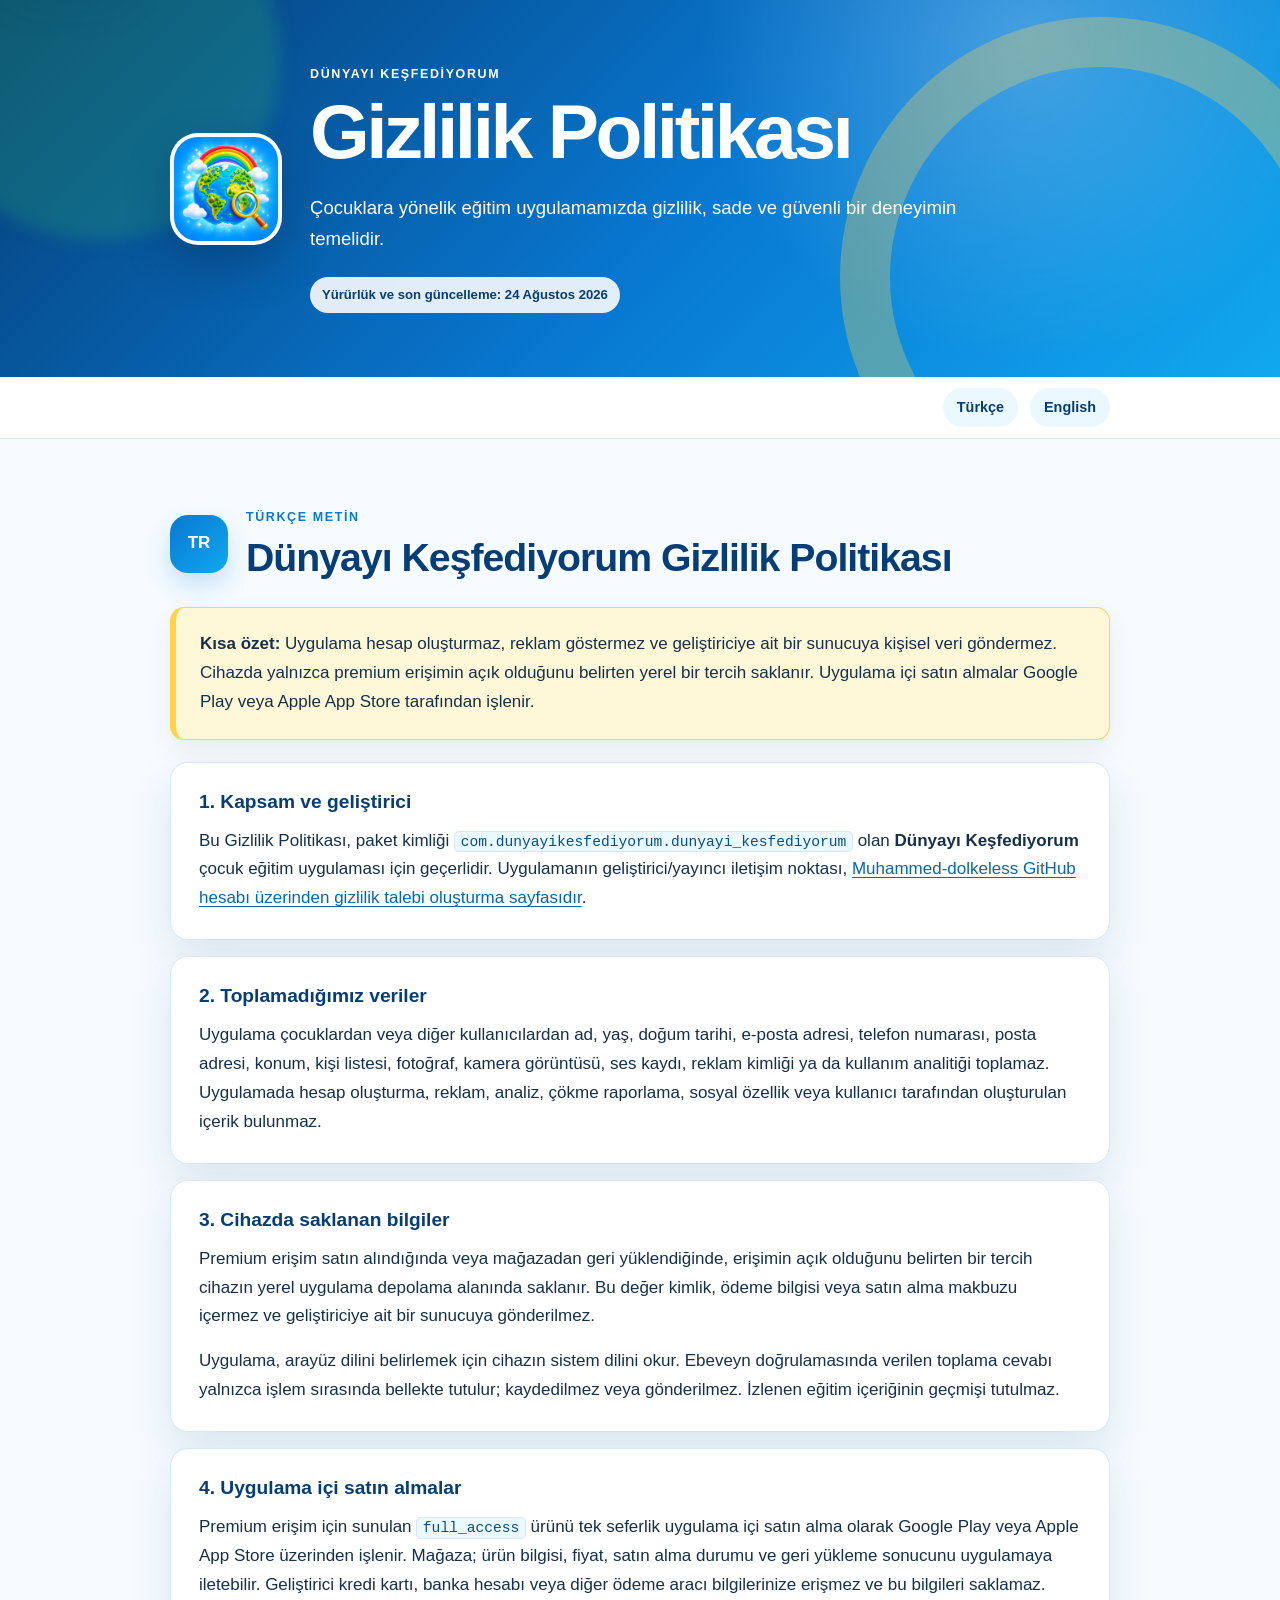
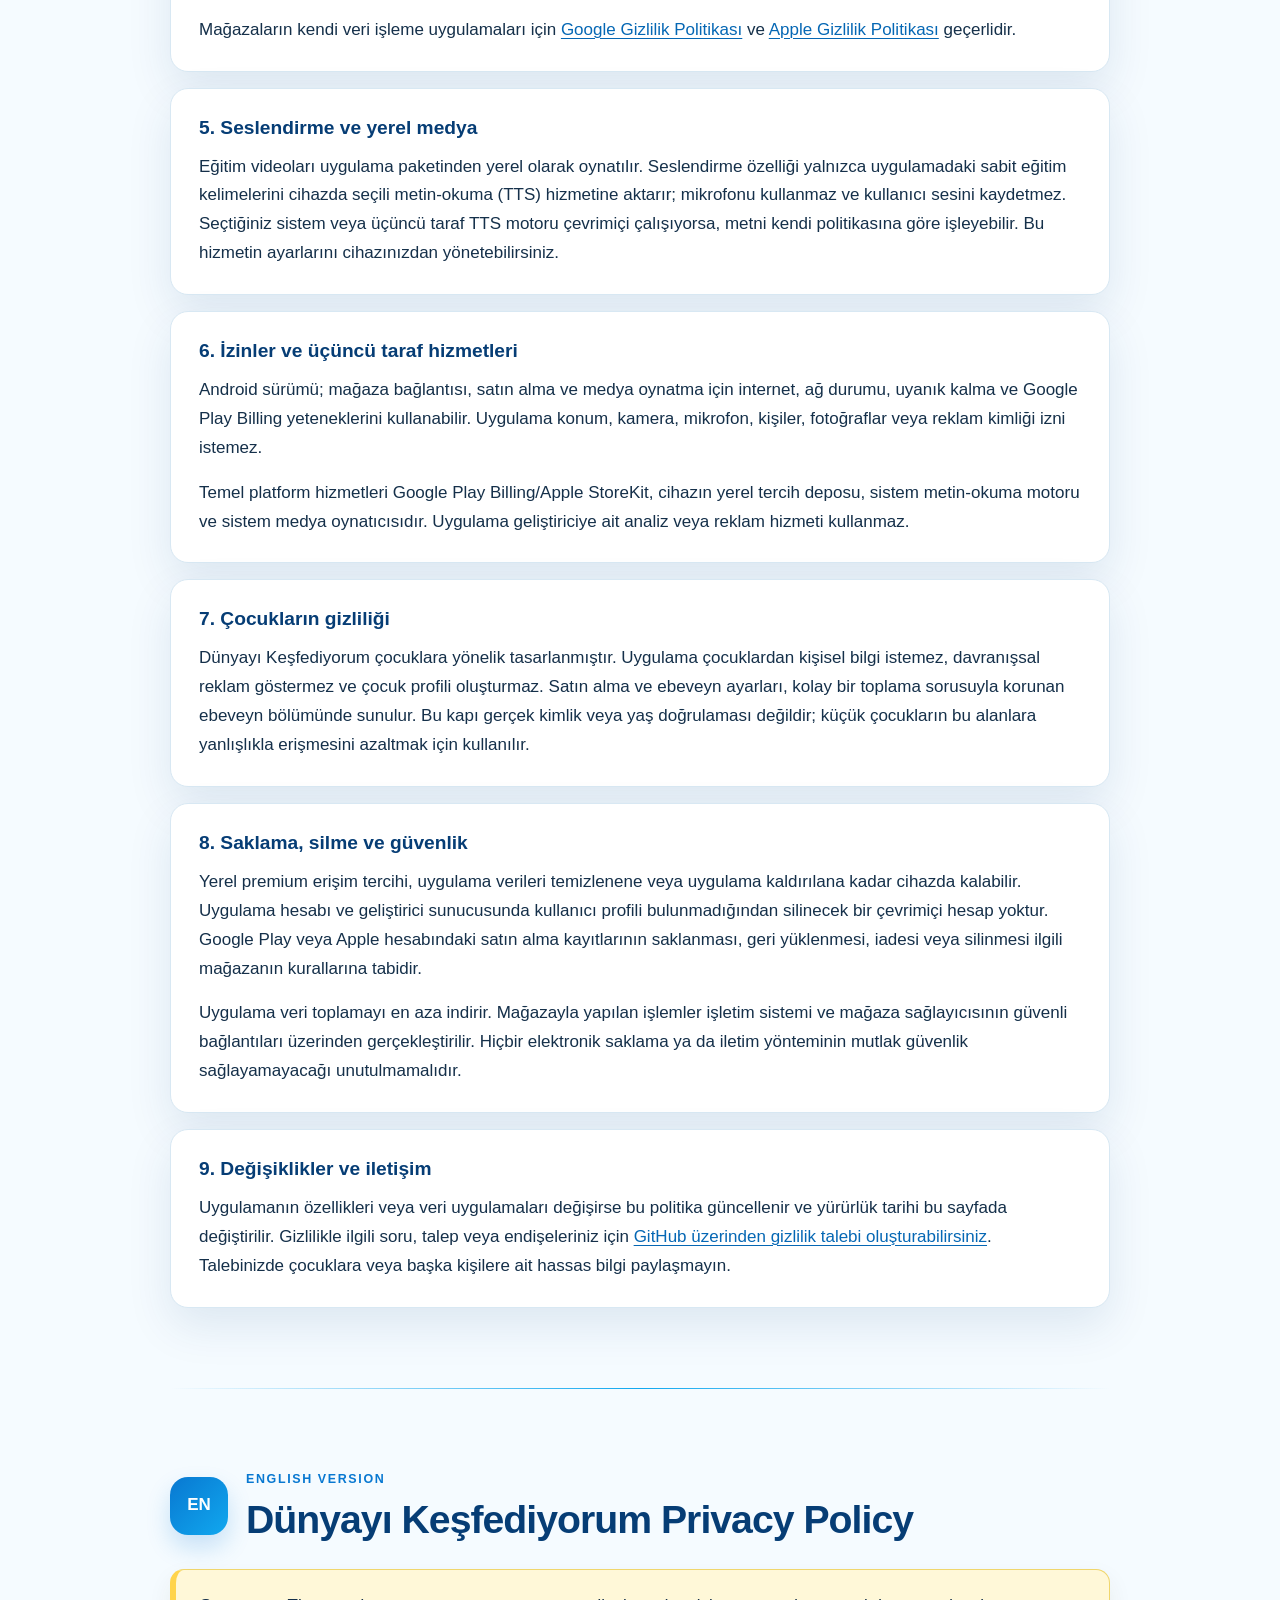
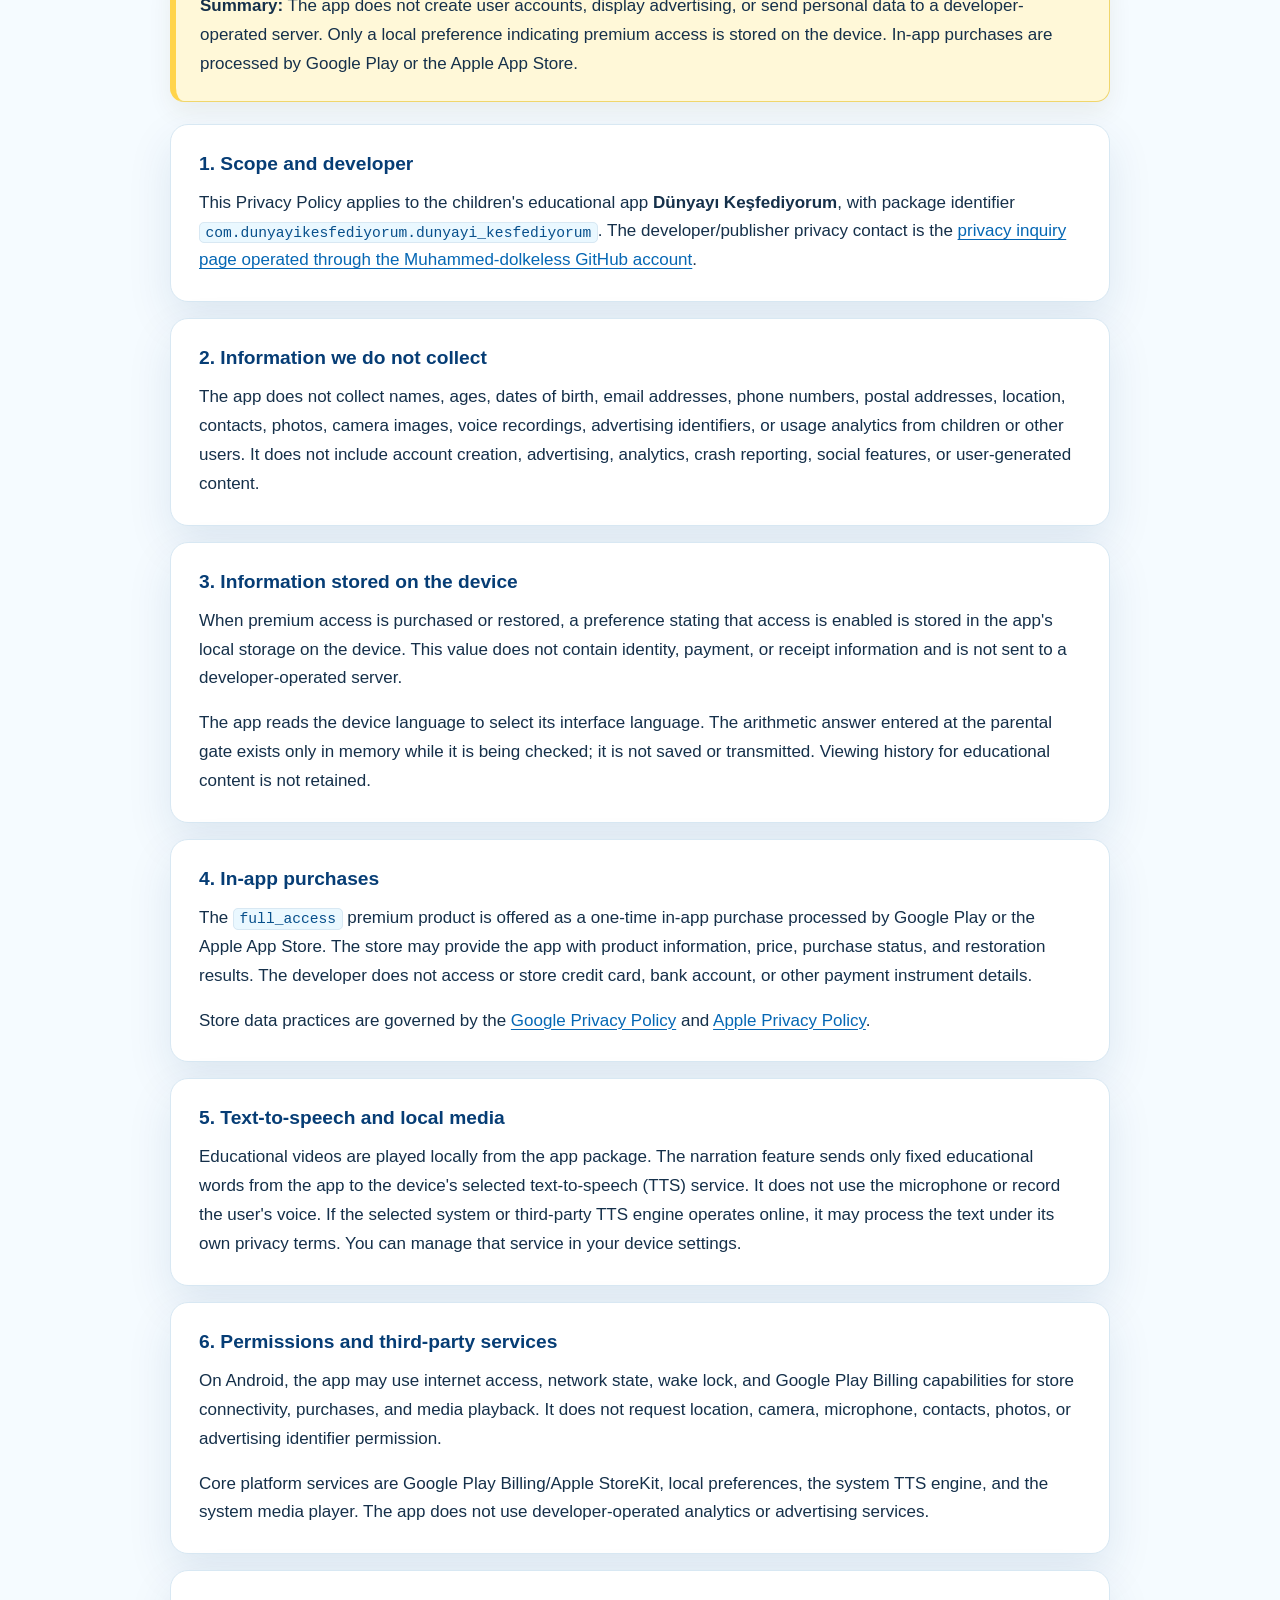
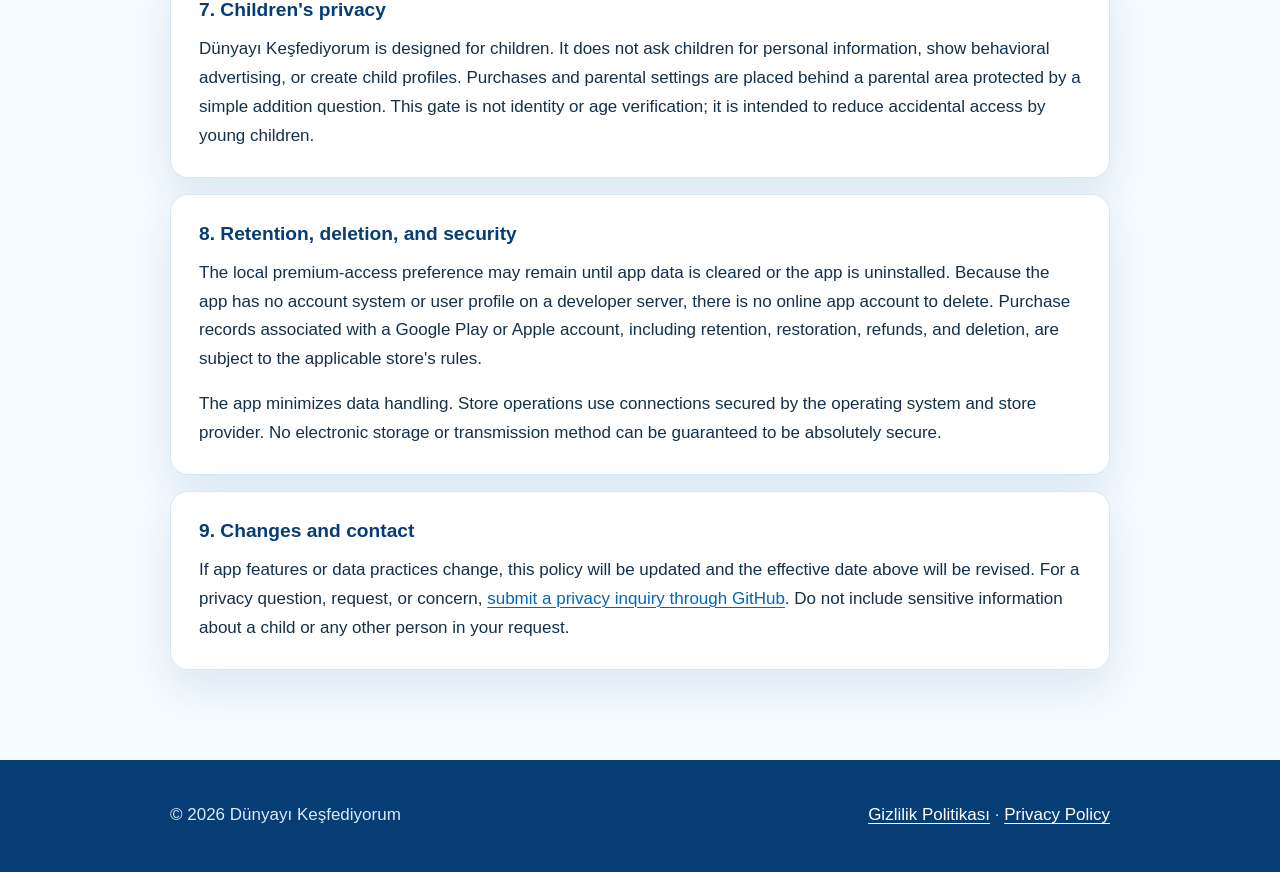
<file: index.html>
<!doctype html>
<html lang="tr">
  <head>
    <meta charset="utf-8">
    <meta name="viewport" content="width=device-width, initial-scale=1">
    <meta name="color-scheme" content="light">
    <meta name="theme-color" content="#0878d1">
    <meta
      name="description"
      content="Dünyayı Keşfediyorum uygulamasının Gizlilik Politikası ve Privacy Policy metni."
    >
    <meta name="robots" content="index,follow">
    <link
      rel="canonical"
      href="https://muhammed-dolkeless.github.io/Dunyayikesfediyorumgizliliksozlesmesi/"
    >
    <link rel="icon" href="app-icon.png" type="image/png">
    <link rel="stylesheet" href="styles.css">
    <title>Gizlilik Politikası | Dünyayı Keşfediyorum</title>
  </head>
  <body>
    <a class="skip-link" href="#politika">İçeriğe geç</a>

    <header class="hero">
      <div class="hero__glow" aria-hidden="true"></div>
      <div class="container hero__content">
        <img
          class="app-icon"
          src="app-icon.png"
          width="112"
          height="112"
          alt="Dünyayı Keşfediyorum uygulama ikonu"
        >
        <div>
          <p class="eyebrow">Dünyayı Keşfediyorum</p>
          <h1>Gizlilik Politikası</h1>
          <p class="hero__summary">
            Çocuklara yönelik eğitim uygulamamızda gizlilik, sade ve güvenli
            bir deneyimin temelidir.
          </p>
          <p class="updated">Yürürlük ve son güncelleme: 24 Ağustos 2026</p>
        </div>
      </div>
    </header>

    <nav class="language-nav" aria-label="Dil seçimi">
      <div class="container language-nav__inner">
        <a class="language-link" href="#politika">Türkçe</a>
        <a class="language-link" href="#privacy-policy" lang="en">English</a>
      </div>
    </nav>

    <main class="container content">
      <section id="politika" class="policy" aria-labelledby="tr-title">
        <div class="section-heading">
          <span class="section-number" aria-hidden="true">TR</span>
          <div>
            <p class="eyebrow">Türkçe metin</p>
            <h2 id="tr-title">Dünyayı Keşfediyorum Gizlilik Politikası</h2>
          </div>
        </div>

        <div class="notice">
          <strong>Kısa özet:</strong> Uygulama hesap oluşturmaz, reklam
          göstermez ve geliştiriciye ait bir sunucuya kişisel veri göndermez.
          Cihazda yalnızca premium erişimin açık olduğunu belirten yerel bir
          tercih saklanır. Uygulama içi satın almalar Google Play veya Apple
          App Store tarafından işlenir.
        </div>

        <article class="card">
          <h3>1. Kapsam ve geliştirici</h3>
          <p>
            Bu Gizlilik Politikası, paket kimliği
            <code>com.dunyayikesfediyorum.dunyayi_kesfediyorum</code> olan
            <strong>Dünyayı Keşfediyorum</strong> çocuk eğitim uygulaması için
            geçerlidir. Uygulamanın geliştirici/yayıncı iletişim noktası,
            <a
              href="https://github.com/Muhammed-dolkeless/Dunyayikesfediyorumgizliliksozlesmesi/issues/new"
            >Muhammed-dolkeless GitHub hesabı üzerinden gizlilik talebi
            oluşturma sayfasıdır</a>.
          </p>
        </article>

        <article class="card">
          <h3>2. Toplamadığımız veriler</h3>
          <p>
            Uygulama çocuklardan veya diğer kullanıcılardan ad, yaş, doğum
            tarihi, e-posta adresi, telefon numarası, posta adresi, konum,
            kişi listesi, fotoğraf, kamera görüntüsü, ses kaydı, reklam kimliği
            ya da kullanım analitiği toplamaz. Uygulamada hesap oluşturma,
            reklam, analiz, çökme raporlama, sosyal özellik veya kullanıcı
            tarafından oluşturulan içerik bulunmaz.
          </p>
        </article>

        <article class="card">
          <h3>3. Cihazda saklanan bilgiler</h3>
          <p>
            Premium erişim satın alındığında veya mağazadan geri yüklendiğinde,
            erişimin açık olduğunu belirten bir tercih cihazın yerel uygulama
            depolama alanında saklanır. Bu değer kimlik, ödeme bilgisi veya
            satın alma makbuzu içermez ve geliştiriciye ait bir sunucuya
            gönderilmez.
          </p>
          <p>
            Uygulama, arayüz dilini belirlemek için cihazın sistem dilini okur.
            Ebeveyn doğrulamasında verilen toplama cevabı yalnızca işlem
            sırasında bellekte tutulur; kaydedilmez veya gönderilmez. İzlenen
            eğitim içeriğinin geçmişi tutulmaz.
          </p>
        </article>

        <article class="card">
          <h3>4. Uygulama içi satın almalar</h3>
          <p>
            Premium erişim için sunulan <code>full_access</code> ürünü tek
            seferlik uygulama içi satın alma olarak Google Play veya Apple App
            Store üzerinden işlenir. Mağaza; ürün bilgisi, fiyat, satın alma
            durumu ve geri yükleme sonucunu uygulamaya iletebilir. Geliştirici
            kredi kartı, banka hesabı veya diğer ödeme aracı bilgilerinize
            erişmez ve bu bilgileri saklamaz.
          </p>
          <p>
            Mağazaların kendi veri işleme uygulamaları için
            <a href="https://policies.google.com/privacy">Google Gizlilik
            Politikası</a> ve
            <a href="https://www.apple.com/legal/privacy/">Apple Gizlilik
            Politikası</a> geçerlidir.
          </p>
        </article>

        <article class="card">
          <h3>5. Seslendirme ve yerel medya</h3>
          <p>
            Eğitim videoları uygulama paketinden yerel olarak oynatılır.
            Seslendirme özelliği yalnızca uygulamadaki sabit eğitim
            kelimelerini cihazda seçili metin-okuma (TTS) hizmetine aktarır;
            mikrofonu kullanmaz ve kullanıcı sesini kaydetmez. Seçtiğiniz sistem
            veya üçüncü taraf TTS motoru çevrimiçi çalışıyorsa, metni kendi
            politikasına göre işleyebilir. Bu hizmetin ayarlarını cihazınızdan
            yönetebilirsiniz.
          </p>
        </article>

        <article class="card">
          <h3>6. İzinler ve üçüncü taraf hizmetleri</h3>
          <p>
            Android sürümü; mağaza bağlantısı, satın alma ve medya oynatma için
            internet, ağ durumu, uyanık kalma ve Google Play Billing
            yeteneklerini kullanabilir. Uygulama konum, kamera, mikrofon,
            kişiler, fotoğraflar veya reklam kimliği izni istemez.
          </p>
          <p>
            Temel platform hizmetleri Google Play Billing/Apple StoreKit,
            cihazın yerel tercih deposu, sistem metin-okuma motoru ve sistem
            medya oynatıcısıdır. Uygulama geliştiriciye ait analiz veya reklam
            hizmeti kullanmaz.
          </p>
        </article>

        <article class="card">
          <h3>7. Çocukların gizliliği</h3>
          <p>
            Dünyayı Keşfediyorum çocuklara yönelik tasarlanmıştır. Uygulama
            çocuklardan kişisel bilgi istemez, davranışsal reklam göstermez ve
            çocuk profili oluşturmaz. Satın alma ve ebeveyn ayarları, kolay bir
            toplama sorusuyla korunan ebeveyn bölümünde sunulur. Bu kapı gerçek
            kimlik veya yaş doğrulaması değildir; küçük çocukların bu alanlara
            yanlışlıkla erişmesini azaltmak için kullanılır.
          </p>
        </article>

        <article class="card">
          <h3>8. Saklama, silme ve güvenlik</h3>
          <p>
            Yerel premium erişim tercihi, uygulama verileri temizlenene veya
            uygulama kaldırılana kadar cihazda kalabilir. Uygulama hesabı ve
            geliştirici sunucusunda kullanıcı profili bulunmadığından silinecek
            bir çevrimiçi hesap yoktur. Google Play veya Apple hesabındaki satın
            alma kayıtlarının saklanması, geri yüklenmesi, iadesi veya silinmesi
            ilgili mağazanın kurallarına tabidir.
          </p>
          <p>
            Uygulama veri toplamayı en aza indirir. Mağazayla yapılan işlemler
            işletim sistemi ve mağaza sağlayıcısının güvenli bağlantıları
            üzerinden gerçekleştirilir. Hiçbir elektronik saklama ya da iletim
            yönteminin mutlak güvenlik sağlayamayacağı unutulmamalıdır.
          </p>
        </article>

        <article class="card">
          <h3>9. Değişiklikler ve iletişim</h3>
          <p>
            Uygulamanın özellikleri veya veri uygulamaları değişirse bu politika
            güncellenir ve yürürlük tarihi bu sayfada değiştirilir. Gizlilikle
            ilgili soru, talep veya endişeleriniz için
            <a
              href="https://github.com/Muhammed-dolkeless/Dunyayikesfediyorumgizliliksozlesmesi/issues/new"
            >GitHub üzerinden gizlilik talebi oluşturabilirsiniz</a>.
            Talebinizde çocuklara veya başka kişilere ait hassas bilgi
            paylaşmayın.
          </p>
        </article>
      </section>

      <div class="divider" role="presentation"></div>

      <section id="privacy-policy" class="policy" lang="en" aria-labelledby="en-title">
        <div class="section-heading">
          <span class="section-number" aria-hidden="true">EN</span>
          <div>
            <p class="eyebrow">English version</p>
            <h2 id="en-title">Dünyayı Keşfediyorum Privacy Policy</h2>
          </div>
        </div>

        <div class="notice">
          <strong>Summary:</strong> The app does not create user accounts,
          display advertising, or send personal data to a developer-operated
          server. Only a local preference indicating premium access is stored
          on the device. In-app purchases are processed by Google Play or the
          Apple App Store.
        </div>

        <article class="card">
          <h3>1. Scope and developer</h3>
          <p>
            This Privacy Policy applies to the children's educational app
            <strong>Dünyayı Keşfediyorum</strong>, with package identifier
            <code>com.dunyayikesfediyorum.dunyayi_kesfediyorum</code>. The
            developer/publisher privacy contact is the
            <a
              href="https://github.com/Muhammed-dolkeless/Dunyayikesfediyorumgizliliksozlesmesi/issues/new"
            >privacy inquiry page operated through the Muhammed-dolkeless
            GitHub account</a>.
          </p>
        </article>

        <article class="card">
          <h3>2. Information we do not collect</h3>
          <p>
            The app does not collect names, ages, dates of birth, email
            addresses, phone numbers, postal addresses, location, contacts,
            photos, camera images, voice recordings, advertising identifiers,
            or usage analytics from children or other users. It does not
            include account creation, advertising, analytics, crash reporting,
            social features, or user-generated content.
          </p>
        </article>

        <article class="card">
          <h3>3. Information stored on the device</h3>
          <p>
            When premium access is purchased or restored, a preference stating
            that access is enabled is stored in the app's local storage on the
            device. This value does not contain identity, payment, or receipt
            information and is not sent to a developer-operated server.
          </p>
          <p>
            The app reads the device language to select its interface language.
            The arithmetic answer entered at the parental gate exists only in
            memory while it is being checked; it is not saved or transmitted.
            Viewing history for educational content is not retained.
          </p>
        </article>

        <article class="card">
          <h3>4. In-app purchases</h3>
          <p>
            The <code>full_access</code> premium product is offered as a
            one-time in-app purchase processed by Google Play or the Apple App
            Store. The store may provide the app with product information,
            price, purchase status, and restoration results. The developer does
            not access or store credit card, bank account, or other payment
            instrument details.
          </p>
          <p>
            Store data practices are governed by the
            <a href="https://policies.google.com/privacy">Google Privacy
            Policy</a> and
            <a href="https://www.apple.com/legal/privacy/">Apple Privacy
            Policy</a>.
          </p>
        </article>

        <article class="card">
          <h3>5. Text-to-speech and local media</h3>
          <p>
            Educational videos are played locally from the app package. The
            narration feature sends only fixed educational words from the app
            to the device's selected text-to-speech (TTS) service. It does not
            use the microphone or record the user's voice. If the selected
            system or third-party TTS engine operates online, it may process the
            text under its own privacy terms. You can manage that service in
            your device settings.
          </p>
        </article>

        <article class="card">
          <h3>6. Permissions and third-party services</h3>
          <p>
            On Android, the app may use internet access, network state, wake
            lock, and Google Play Billing capabilities for store connectivity,
            purchases, and media playback. It does not request location,
            camera, microphone, contacts, photos, or advertising identifier
            permission.
          </p>
          <p>
            Core platform services are Google Play Billing/Apple StoreKit,
            local preferences, the system TTS engine, and the system media
            player. The app does not use developer-operated analytics or
            advertising services.
          </p>
        </article>

        <article class="card">
          <h3>7. Children's privacy</h3>
          <p>
            Dünyayı Keşfediyorum is designed for children. It does not ask
            children for personal information, show behavioral advertising, or
            create child profiles. Purchases and parental settings are placed
            behind a parental area protected by a simple addition question.
            This gate is not identity or age verification; it is intended to
            reduce accidental access by young children.
          </p>
        </article>

        <article class="card">
          <h3>8. Retention, deletion, and security</h3>
          <p>
            The local premium-access preference may remain until app data is
            cleared or the app is uninstalled. Because the app has no account
            system or user profile on a developer server, there is no online
            app account to delete. Purchase records associated with a Google
            Play or Apple account, including retention, restoration, refunds,
            and deletion, are subject to the applicable store's rules.
          </p>
          <p>
            The app minimizes data handling. Store operations use connections
            secured by the operating system and store provider. No electronic
            storage or transmission method can be guaranteed to be absolutely
            secure.
          </p>
        </article>

        <article class="card">
          <h3>9. Changes and contact</h3>
          <p>
            If app features or data practices change, this policy will be
            updated and the effective date above will be revised. For a privacy
            question, request, or concern,
            <a
              href="https://github.com/Muhammed-dolkeless/Dunyayikesfediyorumgizliliksozlesmesi/issues/new"
            >submit a privacy inquiry through GitHub</a>. Do not include
            sensitive information about a child or any other person in your
            request.
          </p>
        </article>
      </section>
    </main>

    <footer class="footer">
      <div class="container footer__inner">
        <p>© 2026 Dünyayı Keşfediyorum</p>
        <p>
          <a href="#politika">Gizlilik Politikası</a>
          <span aria-hidden="true">·</span>
          <a href="#privacy-policy" lang="en">Privacy Policy</a>
        </p>
      </div>
    </footer>
  </body>
</html>
</file>
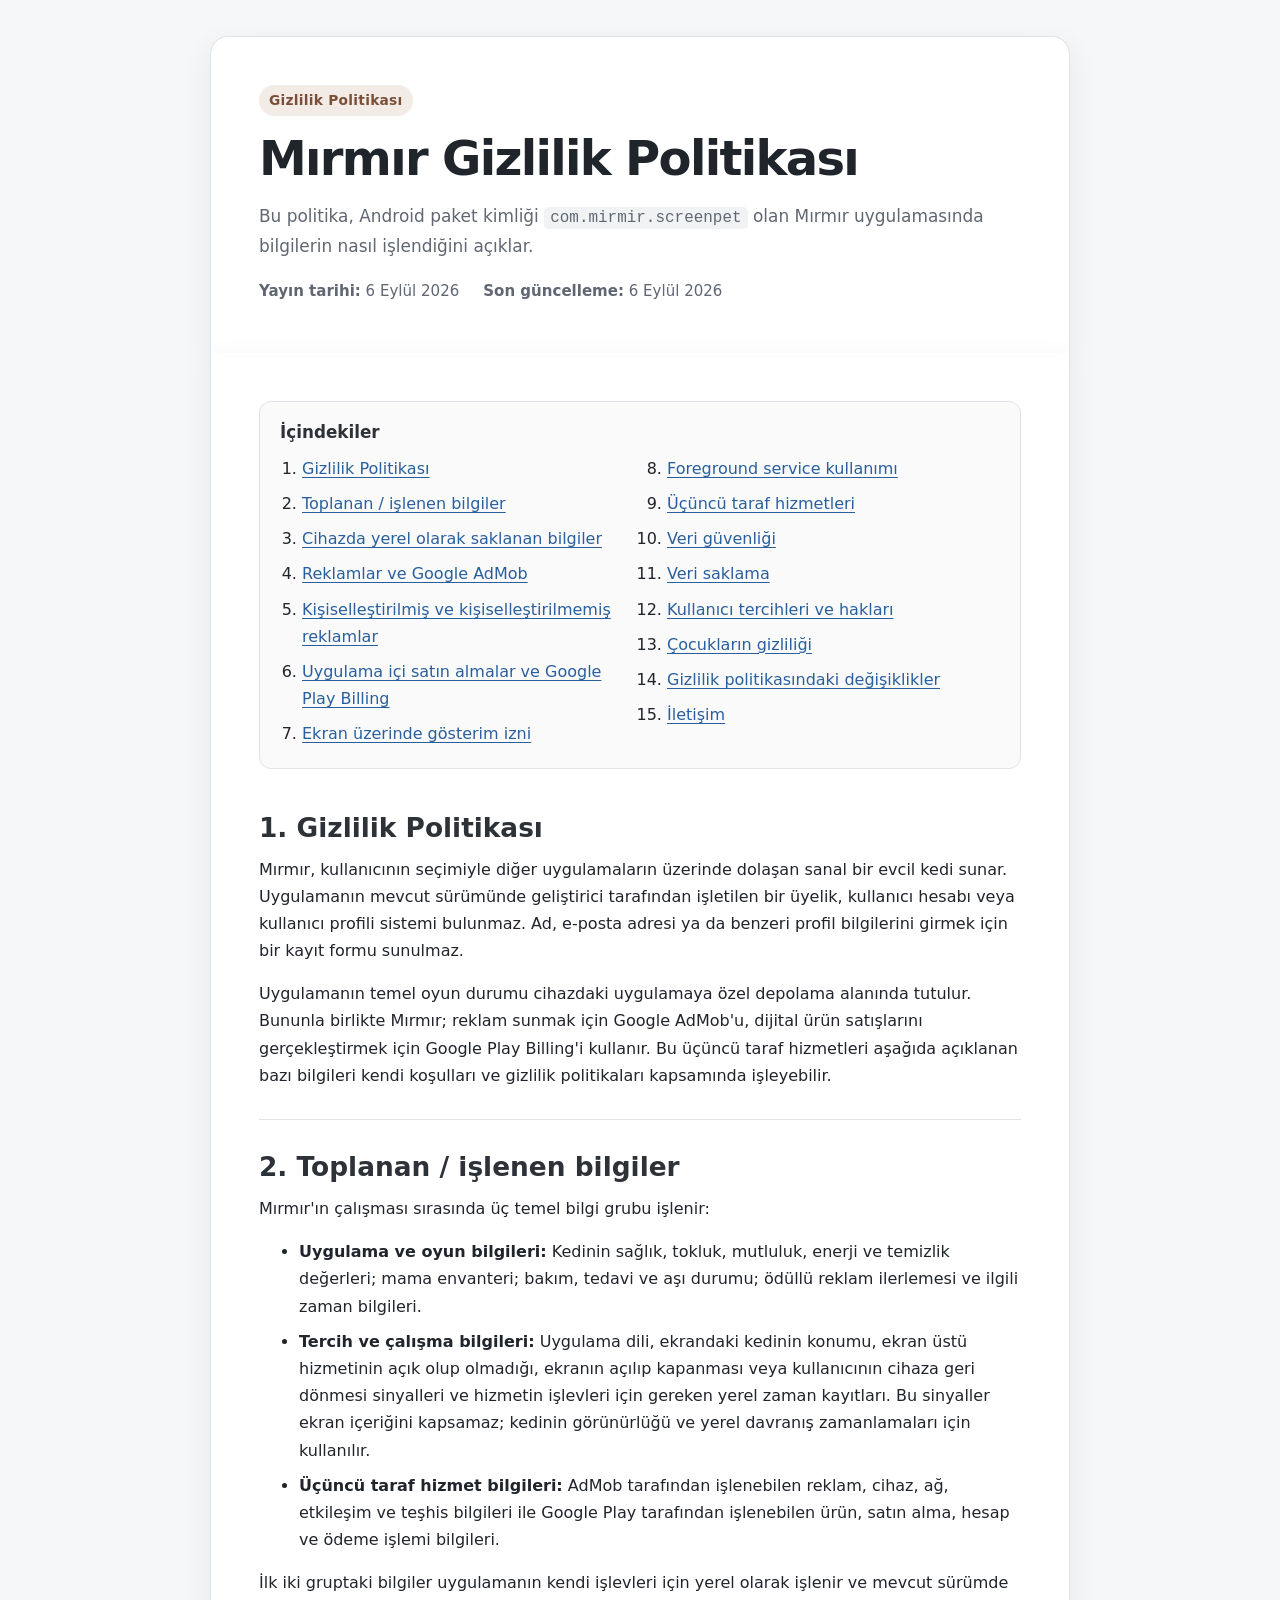
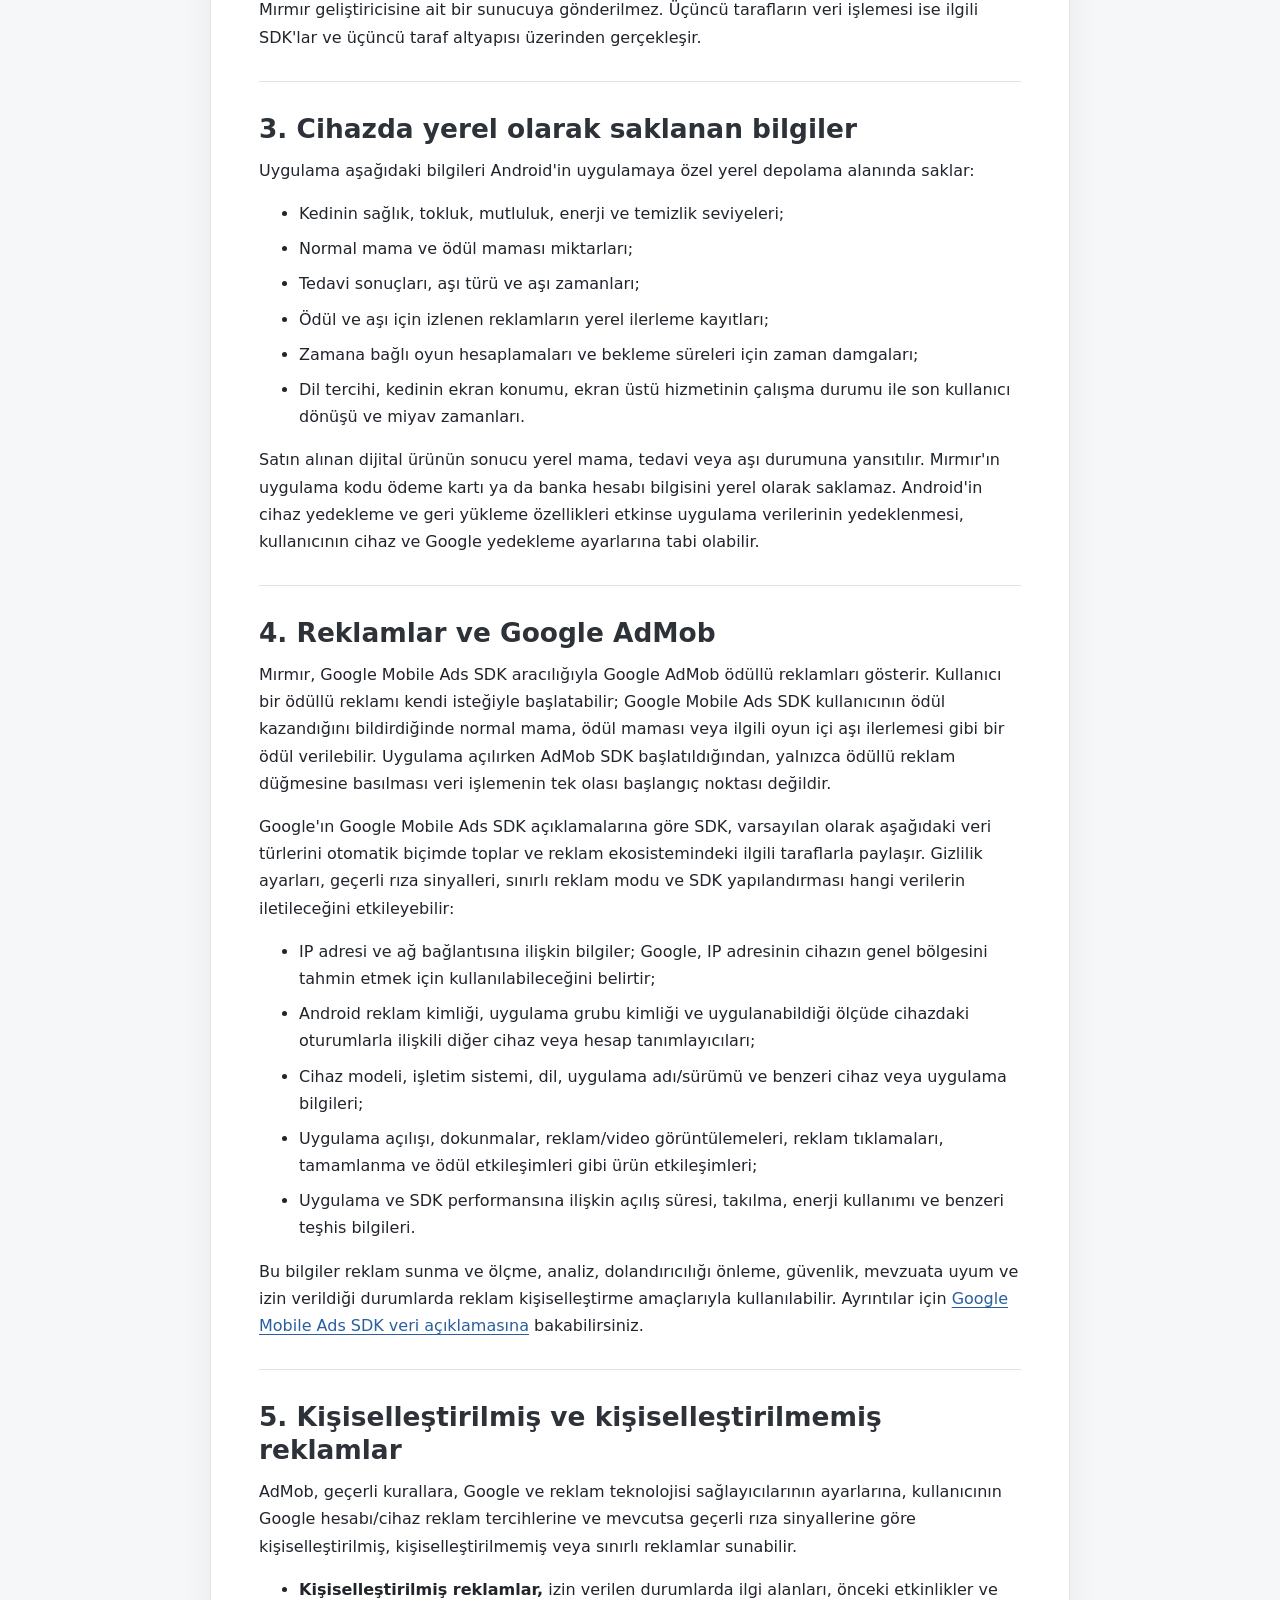
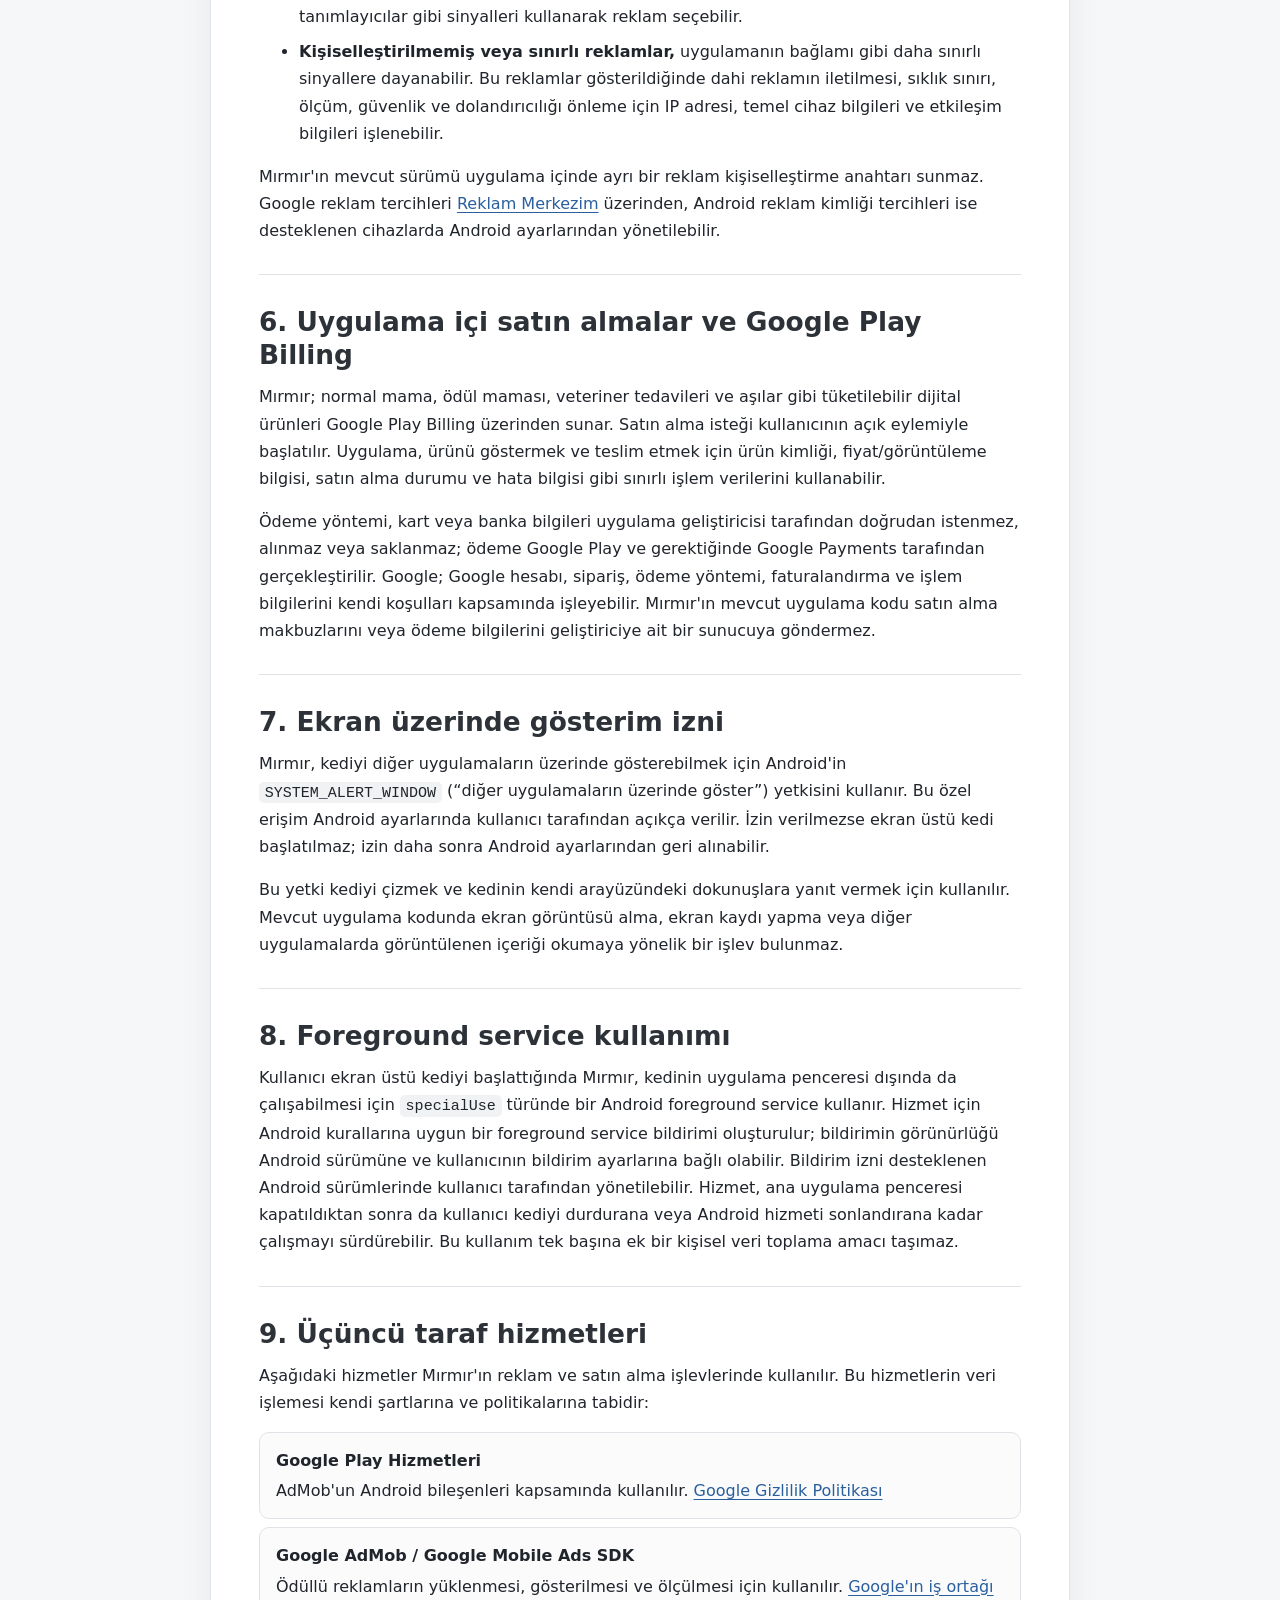
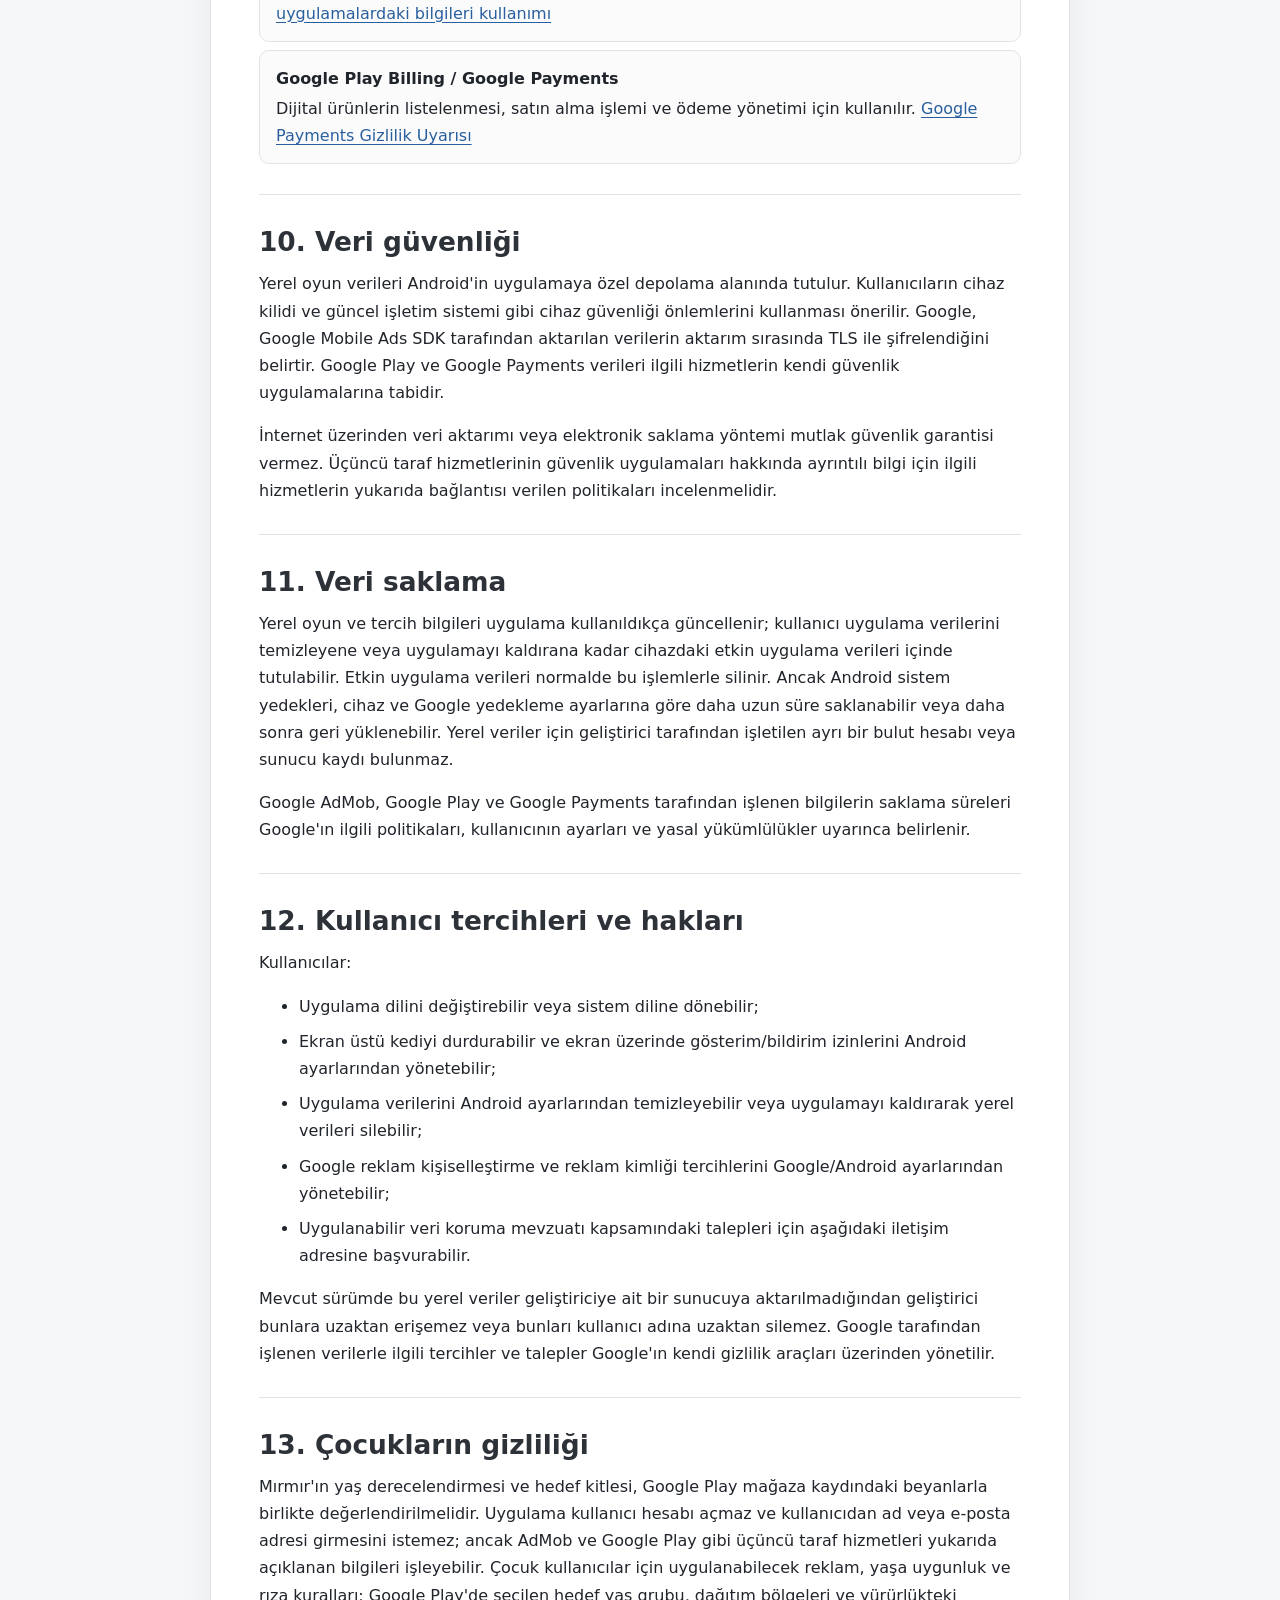
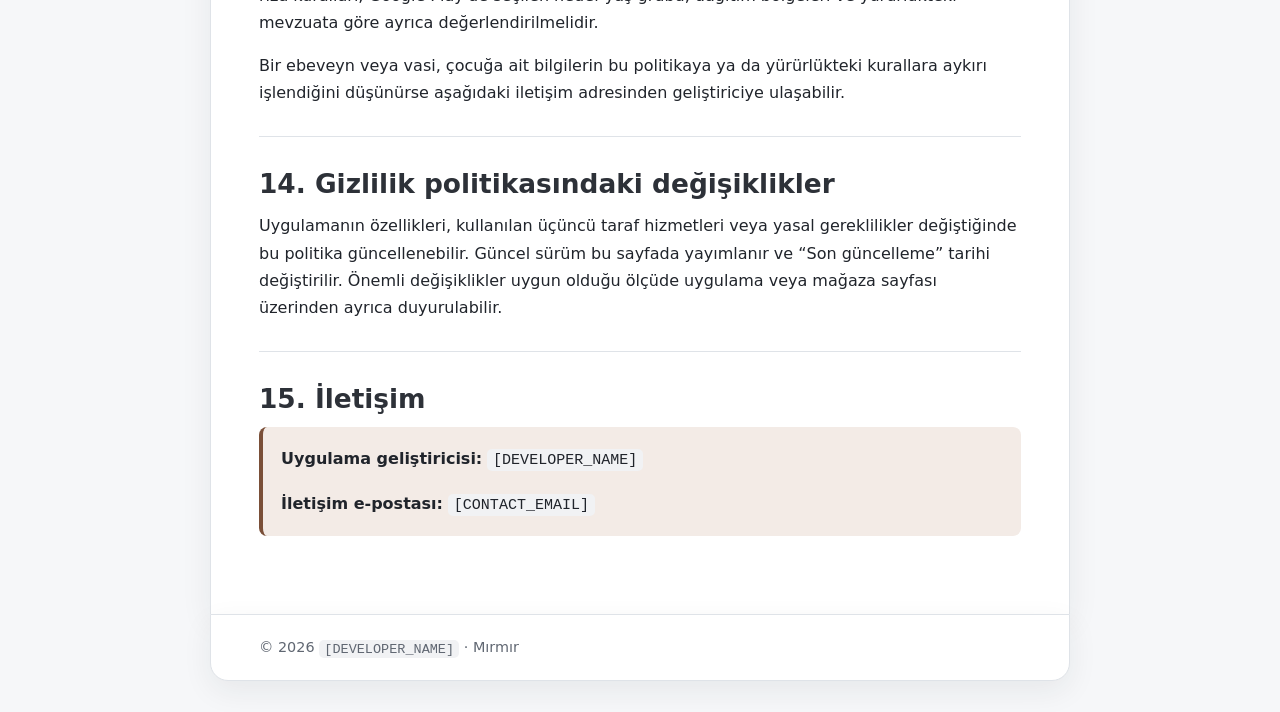
<file: mirmir/index.html>
<!doctype html>
<html lang="tr">
<head>
  <meta charset="utf-8">
  <meta name="viewport" content="width=device-width, initial-scale=1">
  <meta name="description" content="Mırmır Android uygulamasının gizlilik politikası.">
  <meta name="color-scheme" content="light">
  <title>Mırmır Gizlilik Politikası</title>
  <style>
    :root {
      --background: #f6f7f9;
      --surface: #ffffff;
      --text: #20242b;
      --muted: #606772;
      --border: #dfe3e8;
      --accent: #7a4f38;
      --accent-soft: #f3ebe6;
      --link: #295f9e;
      --shadow: 0 10px 30px rgba(31, 36, 43, 0.07);
    }

    * {
      box-sizing: border-box;
    }

    html {
      scroll-behavior: smooth;
    }

    body {
      margin: 0;
      background: var(--background);
      color: var(--text);
      font-family: system-ui, -apple-system, BlinkMacSystemFont, "Segoe UI", sans-serif;
      font-size: 16px;
      line-height: 1.7;
    }

    a {
      color: var(--link);
      text-underline-offset: 0.16em;
    }

    a:hover,
    a:focus-visible {
      text-decoration-thickness: 2px;
    }

    .skip-link {
      position: absolute;
      top: -60px;
      left: 16px;
      z-index: 10;
      padding: 10px 14px;
      border-radius: 8px;
      background: var(--text);
      color: #ffffff;
    }

    .skip-link:focus {
      top: 12px;
    }

    .page {
      width: min(100% - 32px, 860px);
      margin: 36px auto;
    }

    header,
    main,
    footer {
      background: var(--surface);
      border: 1px solid var(--border);
      box-shadow: var(--shadow);
    }

    header {
      padding: clamp(24px, 6vw, 48px);
      border-radius: 18px 18px 0 0;
      border-bottom: 0;
    }

    .eyebrow {
      display: inline-block;
      margin-bottom: 12px;
      padding: 4px 10px;
      border-radius: 999px;
      background: var(--accent-soft);
      color: var(--accent);
      font-size: 0.86rem;
      font-weight: 700;
      letter-spacing: 0.02em;
    }

    h1,
    h2 {
      line-height: 1.25;
    }

    h1 {
      margin: 0 0 14px;
      font-size: clamp(2rem, 7vw, 3rem);
      letter-spacing: -0.035em;
    }

    h2 {
      margin: 0 0 12px;
      font-size: clamp(1.3rem, 4vw, 1.65rem);
      color: #2d3138;
    }

    p,
    ul {
      margin-top: 0;
    }

    p:last-child,
    ul:last-child {
      margin-bottom: 0;
    }

    .lead {
      max-width: 68ch;
      margin-bottom: 18px;
      color: var(--muted);
      font-size: 1.06rem;
    }

    .dates {
      display: flex;
      flex-wrap: wrap;
      gap: 8px 24px;
      margin: 0;
      color: var(--muted);
      font-size: 0.94rem;
    }

    main {
      padding: clamp(24px, 6vw, 48px);
      border-top: 0;
      border-bottom: 0;
    }

    nav {
      margin-bottom: 42px;
      padding: 20px;
      border: 1px solid var(--border);
      border-radius: 12px;
      background: #fafafa;
    }

    nav h2 {
      font-size: 1.05rem;
    }

    nav ol {
      columns: 2;
      column-gap: 32px;
      margin: 0;
      padding-left: 22px;
    }

    nav li {
      break-inside: avoid;
      margin-bottom: 4px;
    }

    section {
      scroll-margin-top: 20px;
      padding: 30px 0;
      border-top: 1px solid var(--border);
    }

    section:first-of-type {
      padding-top: 0;
      border-top: 0;
    }

    li + li {
      margin-top: 8px;
    }

    code,
    .placeholder {
      padding: 0.12em 0.38em;
      border-radius: 5px;
      background: #f1f2f4;
      font-family: ui-monospace, SFMono-Regular, Consolas, monospace;
      font-size: 0.94em;
    }

    .service-list {
      padding-left: 0;
      list-style: none;
    }

    .service-list li {
      padding: 14px 16px;
      border: 1px solid var(--border);
      border-radius: 10px;
      background: #fbfbfc;
    }

    .service-list strong {
      display: block;
      margin-bottom: 3px;
    }

    .contact {
      padding: 18px;
      border-left: 4px solid var(--accent);
      border-radius: 8px;
      background: var(--accent-soft);
    }

    footer {
      padding: 20px clamp(24px, 6vw, 48px);
      border-radius: 0 0 18px 18px;
      color: var(--muted);
      font-size: 0.9rem;
    }

    @media (max-width: 640px) {
      .page {
        width: min(100% - 20px, 860px);
        margin: 10px auto;
      }

      header {
        border-radius: 12px 12px 0 0;
      }

      footer {
        border-radius: 0 0 12px 12px;
      }

      nav ol {
        columns: 1;
      }

      section {
        padding: 25px 0;
      }
    }

    @media print {
      body {
        background: #ffffff;
      }

      .page {
        width: 100%;
        margin: 0;
      }

      header,
      main,
      footer {
        border: 0;
        box-shadow: none;
      }

      nav,
      .skip-link {
        display: none;
      }
    }
  </style>
</head>
<body>
  <a class="skip-link" href="#icerik">İçeriğe geç</a>

  <div class="page">
    <header>
      <span class="eyebrow">Gizlilik Politikası</span>
      <h1>Mırmır Gizlilik Politikası</h1>
      <p class="lead">
        Bu politika, Android paket kimliği <code>com.mirmir.screenpet</code> olan
        Mırmır uygulamasında bilgilerin nasıl işlendiğini açıklar.
      </p>
      <p class="dates">
        <span><strong>Yayın tarihi:</strong> <time datetime="2026-09-06">6 Eylül 2026</time></span>
        <span><strong>Son güncelleme:</strong> <time datetime="2026-09-06">6 Eylül 2026</time></span>
      </p>
    </header>

    <main id="icerik">
      <nav aria-label="İçindekiler">
        <h2>İçindekiler</h2>
        <ol>
          <li><a href="#politika">Gizlilik Politikası</a></li>
          <li><a href="#islenen-bilgiler">Toplanan / işlenen bilgiler</a></li>
          <li><a href="#yerel-bilgiler">Cihazda yerel olarak saklanan bilgiler</a></li>
          <li><a href="#admob">Reklamlar ve Google AdMob</a></li>
          <li><a href="#reklam-turleri">Kişiselleştirilmiş ve kişiselleştirilmemiş reklamlar</a></li>
          <li><a href="#satin-almalar">Uygulama içi satın almalar ve Google Play Billing</a></li>
          <li><a href="#ekran-izni">Ekran üzerinde gösterim izni</a></li>
          <li><a href="#foreground-service">Foreground service kullanımı</a></li>
          <li><a href="#ucuncu-taraflar">Üçüncü taraf hizmetleri</a></li>
          <li><a href="#guvenlik">Veri güvenliği</a></li>
          <li><a href="#saklama">Veri saklama</a></li>
          <li><a href="#haklar">Kullanıcı tercihleri ve hakları</a></li>
          <li><a href="#cocuklar">Çocukların gizliliği</a></li>
          <li><a href="#degisiklikler">Gizlilik politikasındaki değişiklikler</a></li>
          <li><a href="#iletisim">İletişim</a></li>
        </ol>
      </nav>

      <section id="politika">
        <h2>1. Gizlilik Politikası</h2>
        <p>
          Mırmır, kullanıcının seçimiyle diğer uygulamaların üzerinde dolaşan sanal bir evcil
          kedi sunar. Uygulamanın mevcut sürümünde geliştirici tarafından işletilen bir üyelik,
          kullanıcı hesabı veya kullanıcı profili sistemi bulunmaz. Ad, e-posta adresi ya da
          benzeri profil bilgilerini girmek için bir kayıt formu sunulmaz.
        </p>
        <p>
          Uygulamanın temel oyun durumu cihazdaki uygulamaya özel depolama alanında tutulur.
          Bununla birlikte Mırmır; reklam sunmak için Google AdMob'u, dijital ürün satışlarını
          gerçekleştirmek için Google Play Billing'i kullanır. Bu üçüncü taraf hizmetleri aşağıda
          açıklanan bazı bilgileri kendi koşulları ve gizlilik politikaları kapsamında işleyebilir.
        </p>
      </section>

      <section id="islenen-bilgiler">
        <h2>2. Toplanan / işlenen bilgiler</h2>
        <p>Mırmır'ın çalışması sırasında üç temel bilgi grubu işlenir:</p>
        <ul>
          <li>
            <strong>Uygulama ve oyun bilgileri:</strong> Kedinin sağlık, tokluk, mutluluk,
            enerji ve temizlik değerleri; mama envanteri; bakım, tedavi ve aşı durumu;
            ödüllü reklam ilerlemesi ve ilgili zaman bilgileri.
          </li>
          <li>
            <strong>Tercih ve çalışma bilgileri:</strong> Uygulama dili, ekrandaki kedinin
            konumu, ekran üstü hizmetinin açık olup olmadığı, ekranın açılıp kapanması veya
            kullanıcının cihaza geri dönmesi sinyalleri ve hizmetin işlevleri için gereken yerel
            zaman kayıtları. Bu sinyaller ekran içeriğini kapsamaz; kedinin görünürlüğü ve yerel
            davranış zamanlamaları için kullanılır.
          </li>
          <li>
            <strong>Üçüncü taraf hizmet bilgileri:</strong> AdMob tarafından işlenebilen reklam,
            cihaz, ağ, etkileşim ve teşhis bilgileri ile Google Play tarafından işlenebilen ürün,
            satın alma, hesap ve ödeme işlemi bilgileri.
          </li>
        </ul>
        <p>
          İlk iki gruptaki bilgiler uygulamanın kendi işlevleri için yerel olarak işlenir ve
          mevcut sürümde Mırmır geliştiricisine ait bir sunucuya gönderilmez. Üçüncü tarafların
          veri işlemesi ise ilgili SDK'lar ve üçüncü taraf altyapısı üzerinden gerçekleşir.
        </p>
      </section>

      <section id="yerel-bilgiler">
        <h2>3. Cihazda yerel olarak saklanan bilgiler</h2>
        <p>Uygulama aşağıdaki bilgileri Android'in uygulamaya özel yerel depolama alanında saklar:</p>
        <ul>
          <li>Kedinin sağlık, tokluk, mutluluk, enerji ve temizlik seviyeleri;</li>
          <li>Normal mama ve ödül maması miktarları;</li>
          <li>Tedavi sonuçları, aşı türü ve aşı zamanları;</li>
          <li>Ödül ve aşı için izlenen reklamların yerel ilerleme kayıtları;</li>
          <li>Zamana bağlı oyun hesaplamaları ve bekleme süreleri için zaman damgaları;</li>
          <li>
            Dil tercihi, kedinin ekran konumu, ekran üstü hizmetinin çalışma durumu ile son
            kullanıcı dönüşü ve miyav zamanları.
          </li>
        </ul>
        <p>
          Satın alınan dijital ürünün sonucu yerel mama, tedavi veya aşı durumuna yansıtılır.
          Mırmır'ın uygulama kodu ödeme kartı ya da banka hesabı bilgisini yerel olarak saklamaz.
          Android'in cihaz yedekleme ve geri yükleme özellikleri etkinse uygulama verilerinin
          yedeklenmesi, kullanıcının cihaz ve Google yedekleme ayarlarına tabi olabilir.
        </p>
      </section>

      <section id="admob">
        <h2>4. Reklamlar ve Google AdMob</h2>
        <p>
          Mırmır, Google Mobile Ads SDK aracılığıyla Google AdMob ödüllü reklamları gösterir.
          Kullanıcı bir ödüllü reklamı kendi isteğiyle başlatabilir; Google Mobile Ads SDK kullanıcının
          ödül kazandığını bildirdiğinde normal mama, ödül maması veya ilgili oyun içi aşı ilerlemesi
          gibi bir ödül verilebilir.
          Uygulama açılırken AdMob SDK başlatıldığından, yalnızca ödüllü reklam düğmesine basılması
          veri işlemenin tek olası başlangıç noktası değildir.
        </p>
        <p>
          Google'ın Google Mobile Ads SDK açıklamalarına göre SDK, varsayılan olarak aşağıdaki veri
          türlerini otomatik biçimde toplar ve reklam ekosistemindeki ilgili taraflarla paylaşır.
          Gizlilik ayarları, geçerli rıza sinyalleri, sınırlı reklam modu ve SDK yapılandırması hangi
          verilerin iletileceğini etkileyebilir:
        </p>
        <ul>
          <li>
            IP adresi ve ağ bağlantısına ilişkin bilgiler; Google, IP adresinin cihazın genel
            bölgesini tahmin etmek için kullanılabileceğini belirtir;
          </li>
          <li>
            Android reklam kimliği, uygulama grubu kimliği ve uygulanabildiği ölçüde cihazdaki
            oturumlarla ilişkili diğer cihaz veya hesap tanımlayıcıları;
          </li>
          <li>
            Cihaz modeli, işletim sistemi, dil, uygulama adı/sürümü ve benzeri cihaz veya uygulama bilgileri;
          </li>
          <li>
            Uygulama açılışı, dokunmalar, reklam/video görüntülemeleri, reklam tıklamaları,
            tamamlanma ve ödül etkileşimleri gibi ürün etkileşimleri;
          </li>
          <li>
            Uygulama ve SDK performansına ilişkin açılış süresi, takılma, enerji kullanımı ve
            benzeri teşhis bilgileri.
          </li>
        </ul>
        <p>
          Bu bilgiler reklam sunma ve ölçme, analiz, dolandırıcılığı önleme, güvenlik, mevzuata
          uyum ve izin verildiği durumlarda reklam kişiselleştirme amaçlarıyla kullanılabilir.
          Ayrıntılar için
          <a href="https://developers.google.com/admob/android/privacy/play-data-disclosure?hl=tr"
             target="_blank" rel="noopener noreferrer">Google Mobile Ads SDK veri açıklamasına</a>
          bakabilirsiniz.
        </p>
      </section>

      <section id="reklam-turleri">
        <h2>5. Kişiselleştirilmiş ve kişiselleştirilmemiş reklamlar</h2>
        <p>
          AdMob, geçerli kurallara, Google ve reklam teknolojisi sağlayıcılarının ayarlarına,
          kullanıcının Google hesabı/cihaz reklam tercihlerine ve mevcutsa geçerli rıza sinyallerine
          göre kişiselleştirilmiş, kişiselleştirilmemiş veya sınırlı reklamlar sunabilir.
        </p>
        <ul>
          <li>
            <strong>Kişiselleştirilmiş reklamlar,</strong> izin verilen durumlarda ilgi alanları,
            önceki etkinlikler ve tanımlayıcılar gibi sinyalleri kullanarak reklam seçebilir.
          </li>
          <li>
            <strong>Kişiselleştirilmemiş veya sınırlı reklamlar,</strong> uygulamanın bağlamı gibi
            daha sınırlı sinyallere dayanabilir. Bu reklamlar gösterildiğinde dahi reklamın
            iletilmesi, sıklık sınırı, ölçüm, güvenlik ve dolandırıcılığı önleme için IP adresi,
            temel cihaz bilgileri ve etkileşim bilgileri işlenebilir.
          </li>
        </ul>
        <p>
          Mırmır'ın mevcut sürümü uygulama içinde ayrı bir reklam kişiselleştirme anahtarı sunmaz.
          Google reklam tercihleri
          <a href="https://myadcenter.google.com/?hl=tr" target="_blank" rel="noopener noreferrer">Reklam Merkezim</a>
          üzerinden, Android reklam kimliği tercihleri ise desteklenen cihazlarda Android ayarlarından yönetilebilir.
        </p>
      </section>

      <section id="satin-almalar">
        <h2>6. Uygulama içi satın almalar ve Google Play Billing</h2>
        <p>
          Mırmır; normal mama, ödül maması, veteriner tedavileri ve aşılar gibi tüketilebilir
          dijital ürünleri Google Play Billing üzerinden sunar. Satın alma isteği kullanıcının
          açık eylemiyle başlatılır. Uygulama, ürünü göstermek ve teslim etmek için ürün kimliği,
          fiyat/görüntüleme bilgisi, satın alma durumu ve hata bilgisi gibi sınırlı işlem verilerini
          kullanabilir.
        </p>
        <p>
          Ödeme yöntemi, kart veya banka bilgileri uygulama geliştiricisi tarafından doğrudan istenmez,
          alınmaz veya saklanmaz; ödeme Google Play ve gerektiğinde Google Payments tarafından
          gerçekleştirilir. Google; Google hesabı, sipariş, ödeme yöntemi, faturalandırma ve işlem
          bilgilerini kendi koşulları kapsamında işleyebilir. Mırmır'ın mevcut uygulama kodu satın alma
          makbuzlarını veya ödeme bilgilerini geliştiriciye ait bir sunucuya göndermez.
        </p>
      </section>

      <section id="ekran-izni">
        <h2>7. Ekran üzerinde gösterim izni</h2>
        <p>
          Mırmır, kediyi diğer uygulamaların üzerinde gösterebilmek için Android'in
          <code>SYSTEM_ALERT_WINDOW</code> (“diğer uygulamaların üzerinde göster”) yetkisini kullanır.
          Bu özel erişim Android ayarlarında kullanıcı tarafından açıkça verilir. İzin verilmezse
          ekran üstü kedi başlatılmaz; izin daha sonra Android ayarlarından geri alınabilir.
        </p>
        <p>
          Bu yetki kediyi çizmek ve kedinin kendi arayüzündeki dokunuşlara yanıt vermek için kullanılır.
          Mevcut uygulama kodunda ekran görüntüsü alma, ekran kaydı yapma veya diğer uygulamalarda
          görüntülenen içeriği okumaya yönelik bir işlev bulunmaz.
        </p>
      </section>

      <section id="foreground-service">
        <h2>8. Foreground service kullanımı</h2>
        <p>
          Kullanıcı ekran üstü kediyi başlattığında Mırmır, kedinin uygulama penceresi dışında da
          çalışabilmesi için <code>specialUse</code> türünde bir Android foreground service kullanır.
          Hizmet için Android kurallarına uygun bir foreground service bildirimi oluşturulur;
          bildirimin görünürlüğü Android sürümüne ve kullanıcının bildirim ayarlarına bağlı olabilir.
          Bildirim izni desteklenen Android sürümlerinde kullanıcı tarafından yönetilebilir. Hizmet,
          ana uygulama penceresi kapatıldıktan sonra da kullanıcı kediyi durdurana veya Android hizmeti
          sonlandırana kadar çalışmayı sürdürebilir. Bu kullanım tek başına ek bir kişisel veri toplama
          amacı taşımaz.
        </p>
      </section>

      <section id="ucuncu-taraflar">
        <h2>9. Üçüncü taraf hizmetleri</h2>
        <p>
          Aşağıdaki hizmetler Mırmır'ın reklam ve satın alma işlevlerinde kullanılır. Bu hizmetlerin
          veri işlemesi kendi şartlarına ve politikalarına tabidir:
        </p>
        <ul class="service-list">
          <li>
            <strong>Google Play Hizmetleri</strong>
            AdMob'un Android bileşenleri kapsamında kullanılır.
            <a href="https://policies.google.com/privacy?hl=tr" target="_blank" rel="noopener noreferrer">Google Gizlilik Politikası</a>
          </li>
          <li>
            <strong>Google AdMob / Google Mobile Ads SDK</strong>
            Ödüllü reklamların yüklenmesi, gösterilmesi ve ölçülmesi için kullanılır.
            <a href="https://policies.google.com/technologies/partner-sites?hl=tr" target="_blank" rel="noopener noreferrer">Google'ın iş ortağı uygulamalardaki bilgileri kullanımı</a>
          </li>
          <li>
            <strong>Google Play Billing / Google Payments</strong>
            Dijital ürünlerin listelenmesi, satın alma işlemi ve ödeme yönetimi için kullanılır.
            <a href="https://payments.google.com/payments/apis-secure/get_legal_document?ldl=tr&amp;ldo=0&amp;ldt=privacynotice" target="_blank" rel="noopener noreferrer">Google Payments Gizlilik Uyarısı</a>
          </li>
        </ul>
      </section>

      <section id="guvenlik">
        <h2>10. Veri güvenliği</h2>
        <p>
          Yerel oyun verileri Android'in uygulamaya özel depolama alanında tutulur. Kullanıcıların
          cihaz kilidi ve güncel işletim sistemi gibi cihaz güvenliği önlemlerini kullanması önerilir.
          Google, Google Mobile Ads SDK tarafından aktarılan verilerin aktarım sırasında TLS ile
          şifrelendiğini belirtir. Google Play ve Google Payments verileri ilgili hizmetlerin kendi
          güvenlik uygulamalarına tabidir.
        </p>
        <p>
          İnternet üzerinden veri aktarımı veya elektronik saklama yöntemi mutlak güvenlik garantisi
          vermez. Üçüncü taraf hizmetlerinin güvenlik uygulamaları hakkında ayrıntılı bilgi için ilgili
          hizmetlerin yukarıda bağlantısı verilen politikaları incelenmelidir.
        </p>
      </section>

      <section id="saklama">
        <h2>11. Veri saklama</h2>
        <p>
          Yerel oyun ve tercih bilgileri uygulama kullanıldıkça güncellenir; kullanıcı uygulama verilerini
          temizleyene veya uygulamayı kaldırana kadar cihazdaki etkin uygulama verileri içinde tutulabilir.
          Etkin uygulama verileri normalde bu işlemlerle silinir. Ancak Android sistem yedekleri, cihaz ve
          Google yedekleme ayarlarına göre daha uzun süre saklanabilir veya daha sonra geri yüklenebilir.
          Yerel veriler için geliştirici tarafından işletilen ayrı bir bulut hesabı veya sunucu kaydı bulunmaz.
        </p>
        <p>
          Google AdMob, Google Play ve Google Payments tarafından işlenen bilgilerin saklama süreleri
          Google'ın ilgili politikaları, kullanıcının ayarları ve yasal yükümlülükler uyarınca belirlenir.
        </p>
      </section>

      <section id="haklar">
        <h2>12. Kullanıcı tercihleri ve hakları</h2>
        <p>Kullanıcılar:</p>
        <ul>
          <li>Uygulama dilini değiştirebilir veya sistem diline dönebilir;</li>
          <li>Ekran üstü kediyi durdurabilir ve ekran üzerinde gösterim/bildirim izinlerini Android ayarlarından yönetebilir;</li>
          <li>Uygulama verilerini Android ayarlarından temizleyebilir veya uygulamayı kaldırarak yerel verileri silebilir;</li>
          <li>Google reklam kişiselleştirme ve reklam kimliği tercihlerini Google/Android ayarlarından yönetebilir;</li>
          <li>Uygulanabilir veri koruma mevzuatı kapsamındaki talepleri için aşağıdaki iletişim adresine başvurabilir.</li>
        </ul>
        <p>
          Mevcut sürümde bu yerel veriler geliştiriciye ait bir sunucuya aktarılmadığından geliştirici
          bunlara uzaktan erişemez veya bunları kullanıcı adına uzaktan silemez. Google tarafından işlenen
          verilerle ilgili tercihler ve talepler Google'ın kendi gizlilik araçları üzerinden yönetilir.
        </p>
      </section>

      <section id="cocuklar">
        <h2>13. Çocukların gizliliği</h2>
        <p>
          Mırmır'ın yaş derecelendirmesi ve hedef kitlesi, Google Play mağaza kaydındaki beyanlarla
          birlikte değerlendirilmelidir. Uygulama kullanıcı hesabı açmaz ve kullanıcıdan ad veya
          e-posta adresi girmesini istemez; ancak AdMob ve Google Play gibi üçüncü taraf hizmetleri
          yukarıda açıklanan bilgileri işleyebilir. Çocuk kullanıcılar için uygulanabilecek reklam,
          yaşa uygunluk ve rıza kuralları; Google Play'de seçilen hedef yaş grubu, dağıtım bölgeleri
          ve yürürlükteki mevzuata göre ayrıca değerlendirilmelidir.
        </p>
        <p>
          Bir ebeveyn veya vasi, çocuğa ait bilgilerin bu politikaya ya da yürürlükteki kurallara
          aykırı işlendiğini düşünürse aşağıdaki iletişim adresinden geliştiriciye ulaşabilir.
        </p>
      </section>

      <section id="degisiklikler">
        <h2>14. Gizlilik politikasındaki değişiklikler</h2>
        <p>
          Uygulamanın özellikleri, kullanılan üçüncü taraf hizmetleri veya yasal gereklilikler
          değiştiğinde bu politika güncellenebilir. Güncel sürüm bu sayfada yayımlanır ve “Son
          güncelleme” tarihi değiştirilir. Önemli değişiklikler uygun olduğu ölçüde uygulama veya
          mağaza sayfası üzerinden ayrıca duyurulabilir.
        </p>
      </section>

      <section id="iletisim">
        <h2>15. İletişim</h2>
        <div class="contact">
          <p><strong>Uygulama geliştiricisi:</strong> <span class="placeholder">[DEVELOPER_NAME]</span></p>
          <p><strong>İletişim e-postası:</strong> <span class="placeholder">[CONTACT_EMAIL]</span></p>
        </div>
      </section>
    </main>

    <footer>
      <p>© 2026 <span class="placeholder">[DEVELOPER_NAME]</span> · Mırmır</p>
    </footer>
  </div>
</body>
</html>
</file>
<file: styles.css>
:root {
  --blue-900: #063d75;
  --blue-700: #0878d1;
  --blue-500: #11a8ef;
  --sky-100: #eaf8ff;
  --sky-50: #f5fbff;
  --green-500: #28a96b;
  --yellow-400: #ffd44c;
  --ink: #15304a;
  --muted: #587087;
  --line: #d8e8f3;
  --white: #ffffff;
  --shadow: 0 18px 45px rgb(6 61 117 / 10%);
}

* {
  box-sizing: border-box;
}

html {
  scroll-behavior: smooth;
}

body {
  margin: 0;
  color: var(--ink);
  background: var(--sky-50);
  font-family:
    Inter, ui-rounded, "Segoe UI", Roboto, Helvetica, Arial, sans-serif;
  font-size: 17px;
  line-height: 1.7;
  overflow-x: clip;
  overflow-wrap: anywhere;
}

a {
  color: #0567b4;
  text-decoration-thickness: 0.08em;
  text-underline-offset: 0.17em;
}

a:hover {
  color: var(--blue-900);
}

a:focus-visible {
  outline: 3px solid var(--yellow-400);
  outline-offset: 4px;
  border-radius: 4px;
}

.skip-link {
  position: fixed;
  top: 12px;
  left: 12px;
  z-index: 20;
  padding: 10px 16px;
  color: var(--blue-900);
  background: var(--white);
  border-radius: 10px;
  box-shadow: var(--shadow);
  transform: translateY(-160%);
}

.skip-link:focus {
  transform: translateY(0);
}

.container {
  width: min(100% - 40px, 940px);
  margin-inline: auto;
}

.hero {
  position: relative;
  overflow: hidden;
  color: var(--white);
  background:
    radial-gradient(circle at 80% 10%, rgb(255 255 255 / 24%), transparent 30%),
    linear-gradient(135deg, var(--blue-900), var(--blue-700) 55%, var(--blue-500));
}

.hero::after {
  position: absolute;
  right: -80px;
  bottom: -160px;
  width: 420px;
  height: 420px;
  content: "";
  border: 50px solid rgb(255 212 76 / 30%);
  border-radius: 50%;
}

.hero__glow {
  position: absolute;
  top: -120px;
  left: -80px;
  width: 360px;
  height: 360px;
  background: rgb(40 169 107 / 28%);
  border-radius: 50%;
  filter: blur(8px);
}

.hero__content {
  position: relative;
  z-index: 1;
  display: grid;
  grid-template-columns: auto 1fr;
  gap: 28px;
  align-items: center;
  min-height: 350px;
  padding-block: 64px;
}

.app-icon {
  display: block;
  width: 112px;
  height: 112px;
  object-fit: cover;
  background: var(--white);
  border: 4px solid rgb(255 255 255 / 85%);
  border-radius: 25%;
  box-shadow: 0 20px 45px rgb(0 28 61 / 28%);
}

.eyebrow {
  margin: 0 0 6px;
  font-size: 0.78rem;
  font-weight: 800;
  letter-spacing: 0.13em;
  text-transform: uppercase;
}

.hero h1 {
  max-width: 760px;
  margin: 0;
  font-size: clamp(2.35rem, 8vw, 4.8rem);
  line-height: 1.05;
  letter-spacing: -0.045em;
}

.hero__summary {
  max-width: 650px;
  margin: 20px 0 0;
  font-size: 1.16rem;
}

.updated {
  display: inline-block;
  margin: 22px 0 0;
  padding: 7px 12px;
  color: var(--blue-900);
  background: rgb(255 255 255 / 88%);
  border-radius: 999px;
  font-size: 0.82rem;
  font-weight: 700;
}

.language-nav {
  position: sticky;
  top: 0;
  z-index: 10;
  background: rgb(255 255 255 / 92%);
  border-bottom: 1px solid var(--line);
  backdrop-filter: blur(12px);
}

.language-nav__inner {
  display: flex;
  gap: 12px;
  justify-content: flex-end;
  padding-block: 11px;
}

.language-link {
  padding: 7px 14px;
  color: var(--blue-900);
  background: var(--sky-100);
  border-radius: 999px;
  font-size: 0.9rem;
  font-weight: 750;
  text-decoration: none;
}

.content {
  padding-block: 68px 90px;
}

.section-heading {
  display: grid;
  grid-template-columns: auto 1fr;
  gap: 18px;
  align-items: center;
  margin-bottom: 26px;
}

.section-heading > div,
.policy,
.card {
  min-width: 0;
}

.section-heading .eyebrow {
  color: var(--blue-700);
}

.section-number {
  display: grid;
  width: 58px;
  height: 58px;
  color: var(--white);
  background: linear-gradient(135deg, var(--blue-700), var(--blue-500));
  border-radius: 18px;
  place-items: center;
  font-weight: 900;
  box-shadow: 0 12px 24px rgb(8 120 209 / 20%);
}

h2 {
  margin: 0;
  color: var(--blue-900);
  font-size: clamp(1.65rem, 5vw, 2.45rem);
  line-height: 1.2;
  letter-spacing: -0.025em;
}

h3 {
  margin: 0 0 12px;
  color: var(--blue-900);
  font-size: 1.2rem;
  line-height: 1.35;
}

p {
  margin: 0 0 16px;
}

p:last-child {
  margin-bottom: 0;
}

code {
  padding: 0.12em 0.38em;
  color: #074f8b;
  background: var(--sky-100);
  border: 1px solid var(--line);
  border-radius: 5px;
  font-size: 0.86em;
  overflow-wrap: anywhere;
  word-break: break-word;
}

.notice {
  margin-bottom: 22px;
  padding: 22px 24px;
  background: #fff8d8;
  border: 1px solid #f0d66c;
  border-left: 6px solid var(--yellow-400);
  border-radius: 14px;
  box-shadow: 0 10px 25px rgb(76 63 6 / 7%);
}

.card {
  margin-top: 16px;
  padding: 26px 28px;
  background: var(--white);
  border: 1px solid var(--line);
  border-radius: 18px;
  box-shadow: var(--shadow);
}

.divider {
  height: 1px;
  margin-block: 80px;
  background: linear-gradient(90deg, transparent, var(--blue-500), transparent);
}

.footer {
  color: #d9ebfa;
  background: var(--blue-900);
}

.footer__inner {
  display: flex;
  gap: 18px;
  justify-content: space-between;
  align-items: center;
  min-height: 112px;
}

.footer a {
  color: var(--white);
}

.footer p {
  margin: 0;
}

@media (max-width: 640px) {
  body {
    font-size: 16px;
  }

  .container {
    width: min(100% - 28px, 940px);
  }

  .hero__content {
    grid-template-columns: 1fr;
    gap: 20px;
    min-height: auto;
    padding-block: 48px;
  }

  .app-icon {
    width: 88px;
    height: 88px;
  }

  .language-nav__inner {
    justify-content: center;
  }

  .content {
    padding-block: 48px 66px;
  }

  .section-heading {
    grid-template-columns: 1fr;
  }

  .section-number {
    width: 48px;
    height: 48px;
    border-radius: 15px;
  }

  .notice,
  .card {
    padding: 21px 19px;
  }

  .divider {
    margin-block: 60px;
  }

  .footer__inner {
    flex-direction: column;
    justify-content: center;
    padding-block: 28px;
    text-align: center;
  }
}

@media print {
  body {
    color: #000;
    background: #fff;
    font-size: 11pt;
  }

  .hero {
    color: #000;
    background: #fff;
  }

  .hero__content {
    min-height: 0;
    padding-block: 20px;
  }

  .hero__glow,
  .hero::after,
  .language-nav,
  .app-icon,
  .footer {
    display: none;
  }

  .updated,
  .notice,
  .card {
    color: #000;
    background: #fff;
    border: 1px solid #aaa;
    box-shadow: none;
  }

  .card {
    break-inside: avoid;
  }
}
</file>
